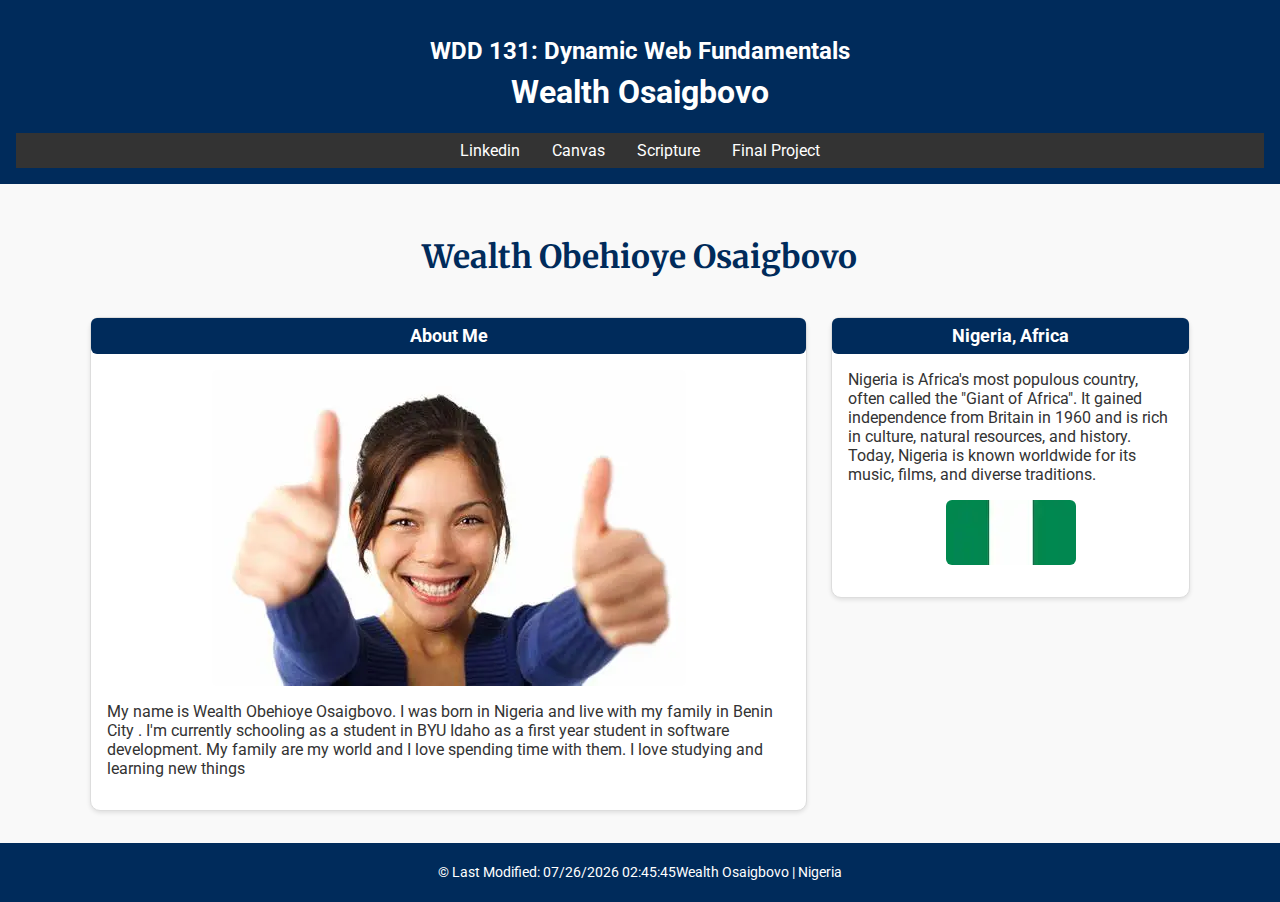
<file: index.html>
<!DOCTYPE html>
<html lang="en">

    <head>
        <meta charset="UTF-8">
        <meta name="viewport" content="width=device-width, initial-scale=1.0">
        <meta name="author" content="Wealth Obehioye Osaigbovo">
        <meta name="description" content="WDD 131 Home Page">
        <title>WDD 131 - Dynamic Web Fundamentals - Wealth Obehioye Osaigbovo</title>
        <link
            href="https://fonts.googleapis.com/css2?family=Merriweather:wght@400;700&family=Roboto:wght@400;700&display=swap"
            rel="stylesheet">
        <link rel="stylesheet" href="styles/base.css">
        <script src="scripts/getdates.js" defer></script>
    </head>

    <body>
        <header>
            <h1>
                <span id="course-title">WDD 131: Dynamic Web Fundamentals</span>
                <span class="highlight">Wealth Osaigbovo</span>
            </h1>
            <nav>
                <a href="https://www.linkedin.com">Linkedin</a>
                <a href="https://byupw.instructure.com/">Canvas</a>
                <a href="https://www.churchofjesuschrist.org/study/scriptures/nt/john/3.16?lang=eng">Scripture</a>
                <a href="final-project/">Final Project</a>
            </nav>
        </header>
        <main>
            <h1>Wealth Obehioye Osaigbovo</h1>
            <section class="card">
                <h2>About Me</h2>
                <img src="images/happy client.webp" alt="Profile">
                <p>My name is Wealth Obehioye Osaigbovo. I was born in Nigeria and live with my family in Benin City
                    . I'm currently schooling as a student in BYU Idaho as a first year student in software development.
                    My family are my world and I love spending time with them. I love studying and learning new things
                </p>
            </section>
            <section class="card">
                <h2>Nigeria, Africa</h2>
                <p>Nigeria is Africa's most populous country, often called the "Giant of Africa".
                    It gained independence from Britain in 1960 and is rich in culture, natural resources,
                    and history. Today, Nigeria is known worldwide for its music, films, and diverse traditions.</p>
                <img src="images/flagofnigeria.webp" alt="Official flag of Nigeria">
            </section>
        </main>

        <footer>
            <p> &copy; <span id="2025"></span>Wealth Osaigbovo | Nigeria </p>
            <p id="lastModified"></p>
        </footer>
    </body>

</html>
</file>
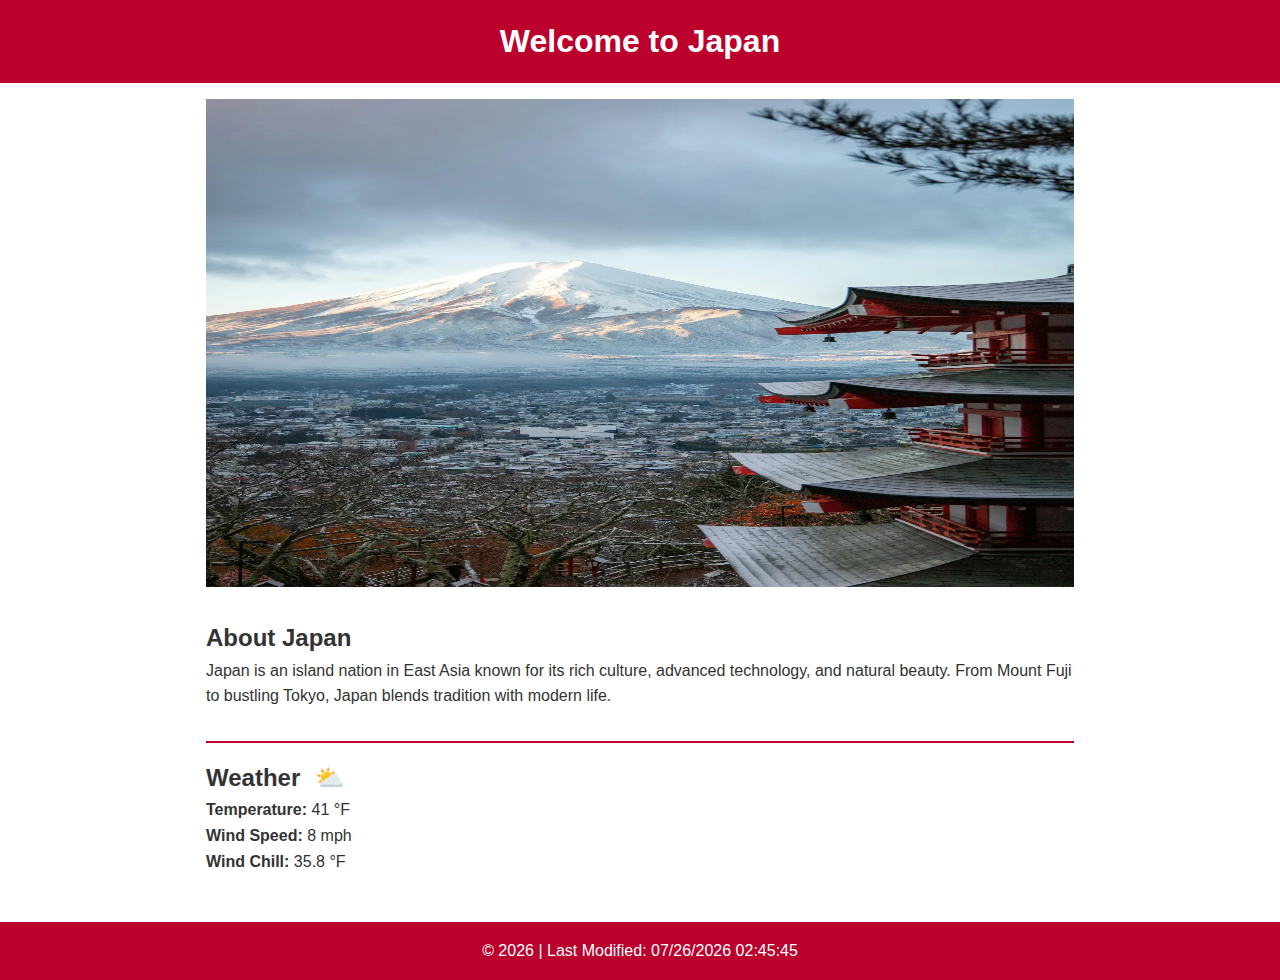
<file: place.html>
<!DOCTYPE html>
<html lang="en">

    <head>
        <meta charset="UTF-8">
        <meta name="viewport" content="width=device-width, initial-scale=1.0">
        <meta name="description" content="Discover Japan - culture, nature, and weather.">
        <meta name="author" content="Wealth Obehioye Osaigbovo">
        <title>Country Page</title>
        <link
            href="https://fonts.googleapis.com/css2?family=Merriweather:wght@400;700&family=Roboto:wght@400;700&display=swap"
            rel="stylesheet">
        <link rel="stylesheet" href="styles/place.css">
        <script src="scripts/place.js" defer></script>
    </head>

    <body>
        <header>
            <h1>Welcome to Japan</h1>
        </header>

        <main>
            <!-- Hero Section -->
            <section class="hero">
                <picture>
                    <source srcset="images/japan-hero-large.webp" media="(min-width: 800px)">
                    <source srcset="images/japan-hero-medium.webp" media="(min-width: 500px)">
                    <img src="images/japan-hero-small.webp" alt="Mount Fuji in Japan">
                </picture>
            </section>

            <!-- Info Section -->
            <section class="info">
                <h2>About Japan</h2>
                <p>Japan is an island nation in East Asia known for its rich culture, advanced technology, and natural
                    beauty. From Mount Fuji to bustling Tokyo, Japan blends tradition with modern life.</p>
            </section>

            <!-- Weather Section -->
            <section class="weather">
                <h2>Weather</h2>
                <div class="weather-icon-mobile">
                    <img src="images/weather-icon.svg" alt="Weather Icon">
                </div>
                <p><strong>Temperature:</strong> <span id="temperature">41</span> °F</p>
                <p><strong>Wind Speed:</strong> <span id="wind">8</span> mph</p>
                <p><strong>Wind Chill:</strong> <span id="windchill"></span></p>
            </section>
        </main>

        <footer>
            <p>&copy; <span id="year"></span> | Last Modified: <span id="lastModified"></span></p>
        </footer>
    </body>

</html>
</file>
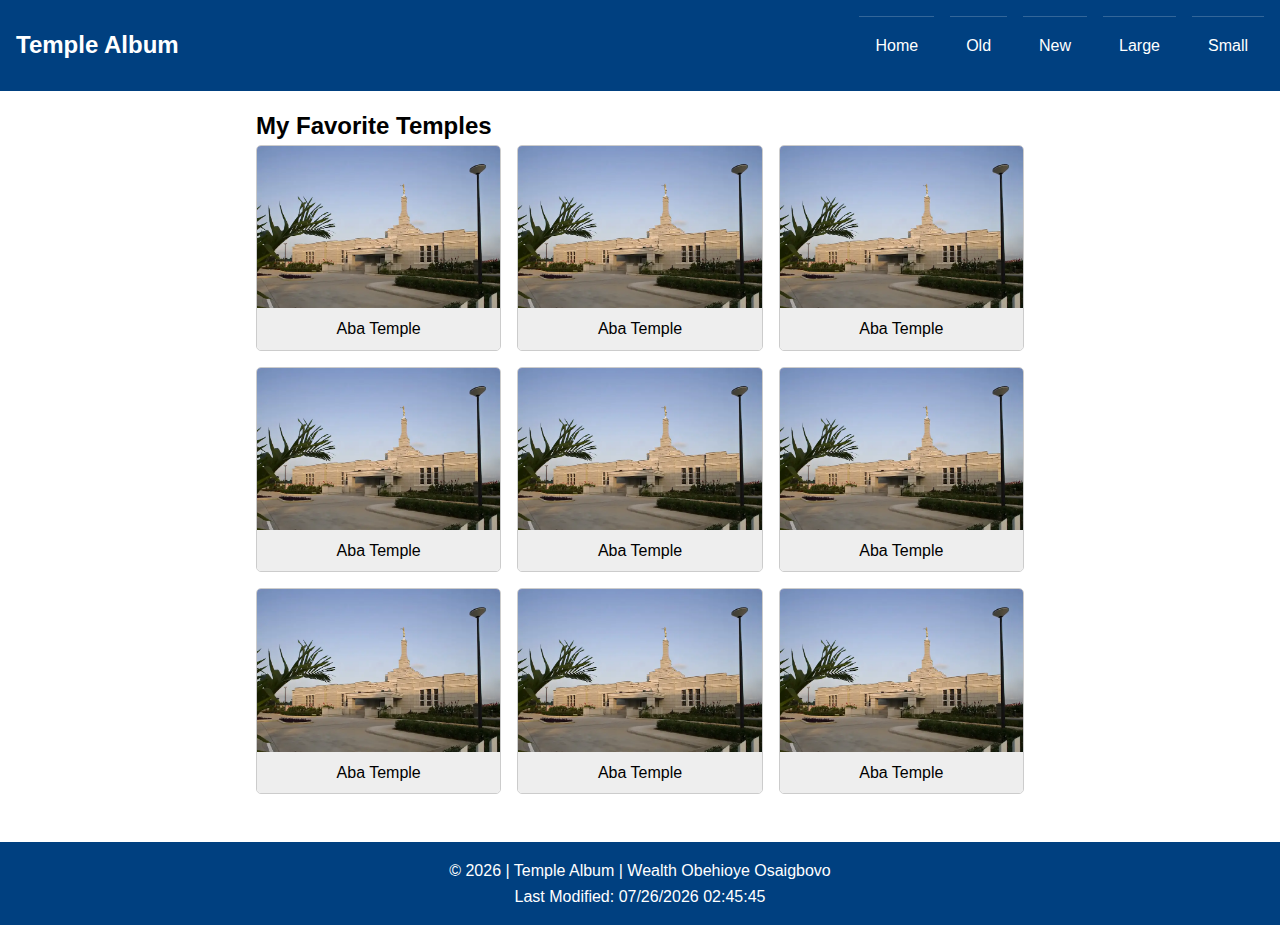
<file: temples.html>
<!DOCTYPE html>
<html lang="en">
    <head>
        <meta charset="UTF-8">
        <meta name="viewport" content="width=device-width, initial-scale=1.0">
        <meta name="description" content="Temple Album">
        <meta name="author" content="Wealth Obehioye Osaigbovo">
        <title>Temple Album</title>
        <link rel="stylesheet" href="styles/temples.css">
        <link rel="stylesheet" href="styles/temples-large.css">
        <script src="scripts/temples.js" defer></script>
    </head>
    <body>
        <header>
            <h1>Temple Album</h1>
            <button id="menu" aria-label="Menu">☰</button>
            <nav class="hidden">
                <a href="index.html">Home</a>
                <a href="#">Old</a>
                <a href="#">New</a>
                <a href="#">Large</a>
                <a href="#">Small</a>
            </nav>
        </header>
        <main>
            <h2>My Favorite Temples</h2>
            <section class="gallery">
                <figure>
                    <img src="images/temples.webp" alt="Aba Temple" width="800" height="533" loading="lazy">
                    <figcaption>Aba Temple</figcaption>
                </figure>
                <figure>
                    <img src="images/temples.webp" alt="Aba Temple" width="800" height="533" loading="lazy">
                    <figcaption>Aba Temple</figcaption>
                </figure>
                <figure>
                    <img src="images/temples.webp" alt="Aba Temple" width="800" height="533" loading="lazy">
                    <figcaption>Aba Temple</figcaption>
                </figure>
                <figure>
                    <img src="images/temples.webp" alt="Aba Temple" width="800" height="533" loading="lazy">
                    <figcaption>Aba Temple</figcaption>
                </figure>
                <figure>
                    <img src="images/temples.webp" alt="Aba Temple" width="800" height="533" loading="lazy">
                    <figcaption>Aba Temple</figcaption>
                </figure>
                <figure>
                    <img src="images/temples.webp" alt="Aba Temple" width="800" height="533" loading="lazy">
                    <figcaption>Aba Temple</figcaption>
                </figure>
                <figure>
                    <img src="images/temples.webp" alt="Aba Temple" width="800" height="533" loading="lazy">
                    <figcaption>Aba Temple</figcaption>
                </figure>
                <figure>
                    <img src="images/temples.webp" alt="Aba Temple" width="800" height="533" loading="lazy">
                    <figcaption>Aba Temple</figcaption>
                </figure>
                <figure>
                    <img src="images/temples.webp" alt="Aba Temple" width="800" height="533" loading="lazy">
                    <figcaption>Aba Temple</figcaption>
                </figure>
            </section>
        </main>
        <footer>
            <p>&copy; <span id="year"></span> | Temple Album | Wealth Obehioye Osaigbovo</p>
            <p>Last Modified: <span id="lastModified"></span></p>
        </footer>
    </body>

</html>
</file>
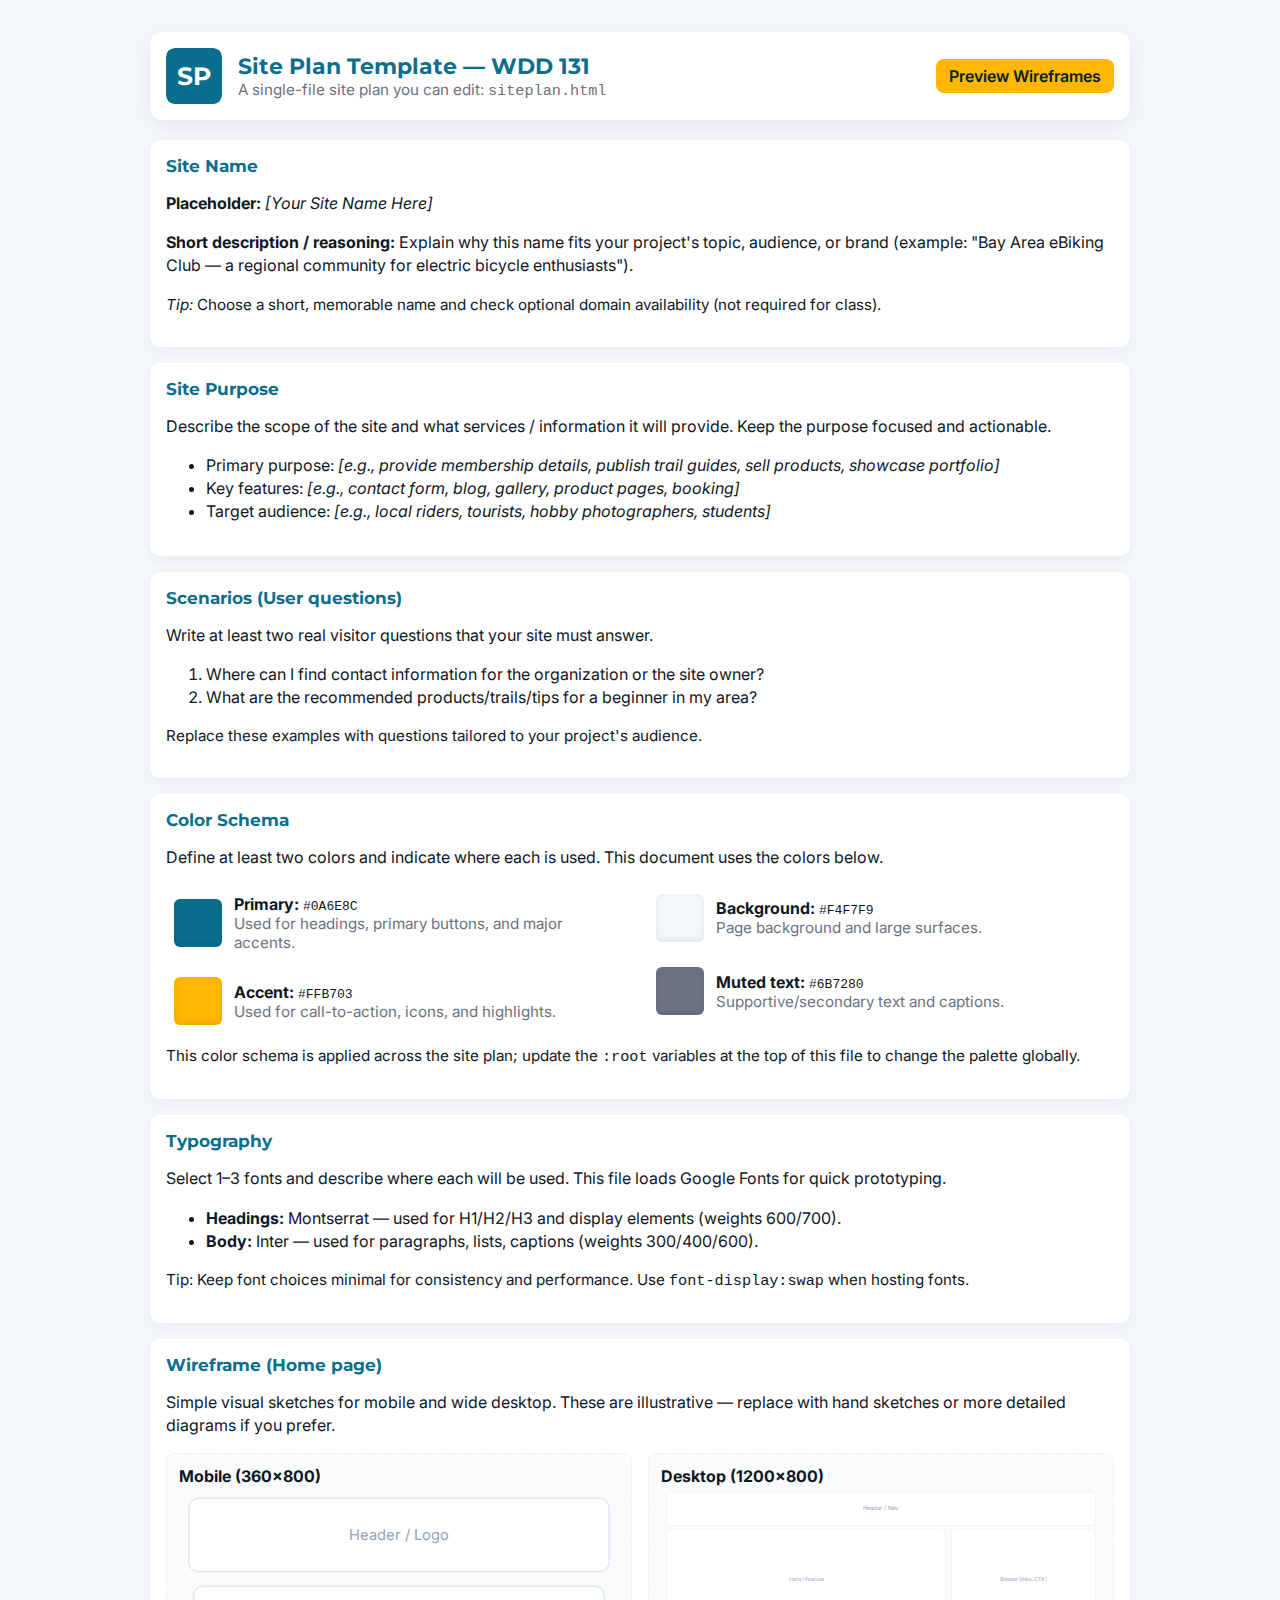
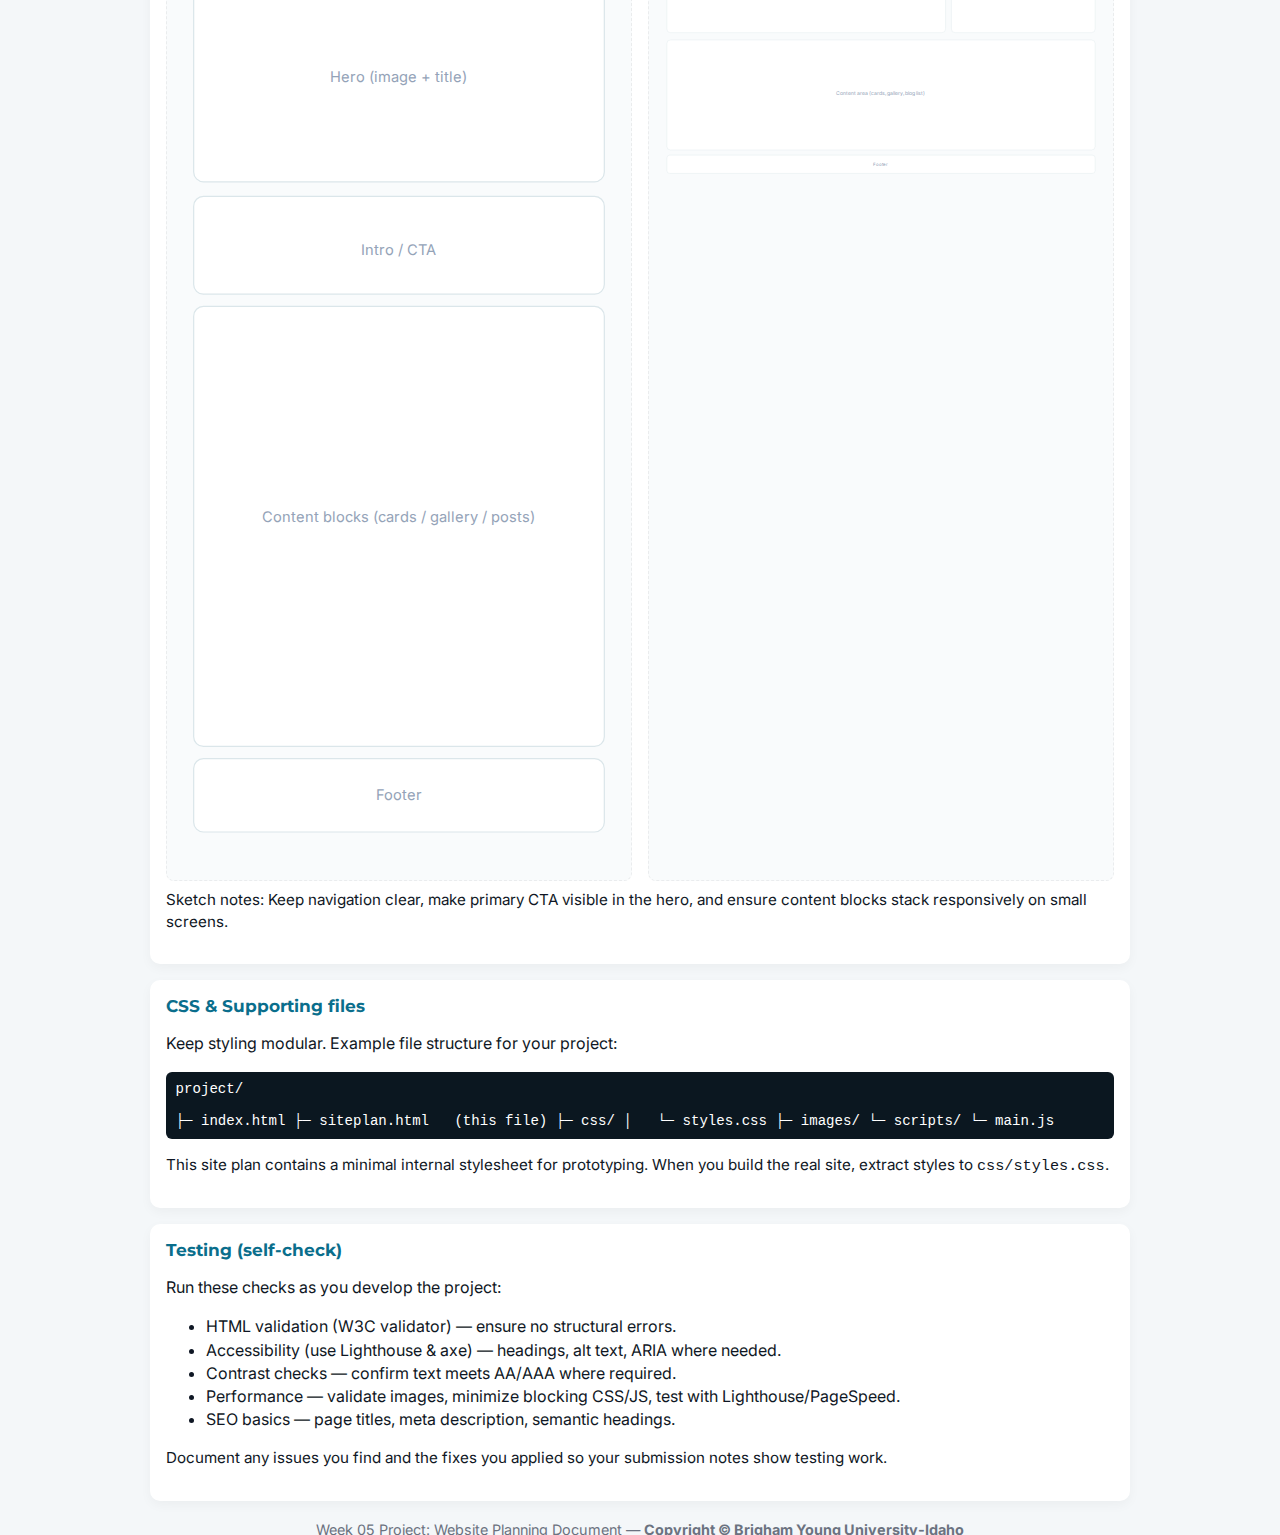
<file: Project/siteplan.html>
<!doctype html>

<html lang="en">

    <head>
        <meta charset="utf-8">
        <meta name="viewport" content="width=device-width,initial-scale=1">
        <title>Site Plan — WDD 131</title> <!-- Google Fonts (headings + body) -->
        <link
            href="https://fonts.googleapis.com/css2?family=Montserrat:wght@600;700&family=Inter:wght@300;400;600&display=swap"
            rel="stylesheet">
        <style>
            /* COLOR SCHEME apply these to the document */
            :root {
                --primary: #0A6E8C;
                /* used for headings, accents */
                --accent: #FFB703;
                /* used for call-to-action, highlights */
                --bg: #F4F7F9;
                /* page background */
                --card: #FFFFFF;
                /* cards / paper */
                --muted: #6B7280;
                /* secondary text */
            }

            /* Basic layout & typography */
            html,
            body {
                height: 100%;
            }

            body {
                margin: 0;
                padding: 2rem;
                font-family: 'Inter', system-ui, -apple-system, 'Segoe UI', Roboto, 'Helvetica Neue', Arial;
                background: var(--bg);
                color: #0F1724;
                -webkit-font-smoothing: antialiased;
                -moz-osx-font-smoothing: grayscale;
            }

            .container {
                max-width: 980px;
                margin: 0 auto;
            }

            header {
                display: flex;
                gap: 1rem;
                align-items: center;
                margin-bottom: 1.25rem;
                background: var(--card);
                padding: 1rem;
                border-radius: 12px;
                box-shadow: 0 6px 18px rgba(2, 6, 23, 0.06)
            }

            /* logo */
            .logo {
                display: flex;
                align-items: center;
                gap: .75rem
            }

            .logo svg {
                width: 56px;
                height: 56px;
                border-radius: 8px
            }

            h1 {
                font-family: 'Montserrat', system-ui;
                font-weight: 700;
                color: var(--primary);
                margin: 0;
                font-size: 1.4rem
            }

            .subtitle {
                color: var(--muted);
                font-size: 0.95rem
            }

            section.card {
                background: var(--card);
                padding: 1rem;
                border-radius: 10px;
                margin-top: 1rem;
                box-shadow: 0 4px 12px rgba(2, 6, 23, 0.04)
            }

            section.card h2 {
                margin-top: 0;
                font-family: 'Montserrat', system-ui;
                color: var(--primary);
                font-size: 1.05rem
            }

            section.card p,
            section.card li {
                color: #0F1724;
                line-height: 1.45
            }

            .two-col {
                display: grid;
                grid-template-columns: 1fr 1fr;
                gap: 1rem
            }

            .swatch {
                display: flex;
                align-items: center;
                gap: 0.75rem;
                padding: .5rem;
                border-radius: 8px
            }

            .swatch .box {
                width: 48px;
                height: 48px;
                border-radius: 6px;
                flex-shrink: 0;
                box-shadow: inset 0 -2px 6px rgba(0, 0, 0, 0.08)
            }

            .muted {
                color: var(--muted);
                font-size: 0.95rem
            }

            /* Wireframe visuals */
            .wireframes {
                display: flex;
                gap: 1rem;
                flex-wrap: wrap
            }

            .wf {
                flex: 1;
                min-width: 240px;
                background: #F9FBFC;
                border-radius: 8px;
                padding: 0.75rem;
                border: 1px dashed rgba(11, 14, 18, 0.06)
            }

            .wf svg {
                width: 100%;
                height: auto
            }

            footer {
                margin-top: 1.25rem;
                text-align: center;
                color: var(--muted);
                font-size: 0.9rem
            }

            /* Small helper */
            pre {
                background: #0b1720;
                color: #fff;
                padding: .6rem;
                border-radius: 6px;
                overflow: auto;
                font-size: 0.88rem
            }

            .cta {
                display: inline-block;
                padding: .45rem .8rem;
                border-radius: 8px;
                background: var(--accent);
                color: #072227;
                font-weight: 600;
                text-decoration: none
            }

            /* Responsive */
            @media (max-width:720px) {
                .two-col {
                    grid-template-columns: 1fr
                }

                header {
                    flex-direction: row
                }
            }
        </style>
    </head>

    <body>
        <div class="container">
            <header>
                <div class="logo" aria-hidden="true">
                    <!-- simple inline SVG logo so your siteplan file is self-contained -->
                    <svg viewBox="0 0 100 100" xmlns="http://www.w3.org/2000/svg" role="img"
                        aria-label="Site plan logo">
                        <rect width="100" height="100" rx="16" fill="var(--primary)" />
                        <text x="50%" y="54%" font-family="Montserrat, sans-serif" font-size="44" font-weight="700"
                            fill="white" text-anchor="middle" dominant-baseline="middle">SP</text>
                    </svg>
                </div>
                <div>
                    <h1>Site Plan Template — WDD 131</h1>
                    <div class="subtitle">A single-file site plan you can edit: <code>siteplan.html</code></div>
                </div>

                <div style="margin-left:auto">
                    <a class="cta" href="#wireframe">Preview Wireframes</a>
                </div>
            </header>

            <!-- SITE NAME -->
            <section class="card" id="site-name">
                <h2>Site Name</h2>
                <p><strong>Placeholder:</strong> <em>[Your Site Name Here]</em></p>
                <p><strong>Short description / reasoning:</strong> Explain why this name fits your project's topic,
                    audience, or brand (example: "Bay Area eBiking Club — a regional community for electric bicycle
                    enthusiasts").</p>
                <p class="muted"><em>Tip:</em> Choose a short, memorable name and check optional domain availability
                    (not required for class).</p>
            </section>

            <!-- PURPOSE -->
            <section class="card" id="purpose">
                <h2>Site Purpose</h2>
                <p>Describe the scope of the site and what services / information it will provide. Keep the purpose
                    focused and actionable.</p>
                <ul>
                    <li>Primary purpose: <em>[e.g., provide membership details, publish trail guides, sell products,
                            showcase portfolio]</em></li>
                    <li>Key features: <em>[e.g., contact form, blog, gallery, product pages, booking]</em></li>
                    <li>Target audience: <em>[e.g., local riders, tourists, hobby photographers, students]</em></li>
                </ul>
            </section>

            <!-- SCENARIOS -->
            <section class="card" id="scenarios">
                <h2>Scenarios (User questions)</h2>
                <p>Write at least two real visitor questions that your site must answer.</p>
                <ol>
                    <li>Where can I find contact information for the organization or the site owner?</li>
                    <li>What are the recommended products/trails/tips for a beginner in my area?</li>
                </ol>
                <p class="muted">Replace these examples with questions tailored to your project's audience.</p>
            </section>

            <!-- COLOR SCHEMA -->
            <section class="card" id="colors">
                <h2>Color Schema</h2>
                <p>Define at least two colors and indicate where each is used. This document uses the colors below.</p>

                <div class="two-col">
                    <div>
                        <div class="swatch" style="background:#fff">
                            <div class="box" style="background:var(--primary)"></div>
                            <div>
                                <div><strong>Primary:</strong> <code>#0A6E8C</code></div>
                                <div class="muted">Used for headings, primary buttons, and major accents.</div>
                            </div>
                        </div>

                        <div style="height:.6rem"></div>

                        <div class="swatch" style="background:#fff">
                            <div class="box" style="background:var(--accent)"></div>
                            <div>
                                <div><strong>Accent:</strong> <code>#FFB703</code></div>
                                <div class="muted">Used for call-to-action, icons, and highlights.</div>
                            </div>
                        </div>
                    </div>

                    <div>
                        <div class="swatch" style="background:#fff">
                            <div class="box" style="background:var(--bg)"></div>
                            <div>
                                <div><strong>Background:</strong> <code>#F4F7F9</code></div>
                                <div class="muted">Page background and large surfaces.</div>
                            </div>
                        </div>

                        <div style="height:.6rem"></div>

                        <div class="swatch" style="background:#fff">
                            <div class="box" style="background:var(--muted)"></div>
                            <div>
                                <div><strong>Muted text:</strong> <code>#6B7280</code></div>
                                <div class="muted">Supportive/secondary text and captions.</div>
                            </div>
                        </div>
                    </div>
                </div>

                <p class="muted" style="margin-top:.75rem">This color schema is applied across the site plan; update the
                    <code>:root</code> variables at the top of this file to change the palette globally.</p>
            </section>

            <!-- TYPOGRAPHY -->
            <section class="card" id="typography">
                <h2>Typography</h2>
                <p>Select 1–3 fonts and describe where each will be used. This file loads Google Fonts for quick
                    prototyping.</p>
                <ul>
                    <li><strong>Headings:</strong> Montserrat — used for H1/H2/H3 and display elements (weights
                        600/700).</li>
                    <li><strong>Body:</strong> Inter — used for paragraphs, lists, captions (weights 300/400/600).</li>
                </ul>
                <p class="muted">Tip: Keep font choices minimal for consistency and performance. Use
                    <code>font-display:swap</code> when hosting fonts.</p>
            </section>

            <!-- WIREFRAME -->
            <section class="card" id="wireframe">
                <h2>Wireframe (Home page)</h2>
                <p>Simple visual sketches for mobile and wide desktop. These are illustrative — replace with hand
                    sketches or more detailed diagrams if you prefer.</p>

                <div class="wireframes">
                    <!-- Mobile wireframe -->
                    <div class="wf" aria-hidden="true">
                        <strong>Mobile (360×800)</strong>
                        <svg viewBox="0 0 360 800" xmlns="http://www.w3.org/2000/svg" role="img"
                            aria-label="mobile wireframe">
                            <rect x="8" y="10" width="344" height="60" rx="8" fill="#fff" stroke="#dbe6ea" />
                            <text x="180" y="44" text-anchor="middle" font-size="12" fill="#94a3b8">Header / Logo</text>

                            <rect x="12" y="82" width="336" height="160" rx="8" fill="#fff" stroke="#dbe6ea" />
                            <text x="180" y="160" text-anchor="middle" font-size="12" fill="#94a3b8">Hero (image +
                                title)</text>

                            <rect x="12" y="254" width="336" height="80" rx="8" fill="#fff" stroke="#dbe6ea" />
                            <text x="180" y="302" text-anchor="middle" font-size="12" fill="#94a3b8">Intro / CTA</text>

                            <rect x="12" y="344" width="336" height="360" rx="8" fill="#fff" stroke="#dbe6ea" />
                            <text x="180" y="520" text-anchor="middle" font-size="12" fill="#94a3b8">Content blocks
                                (cards / gallery / posts)</text>

                            <rect x="12" y="714" width="336" height="60" rx="8" fill="#fff" stroke="#dbe6ea" />
                            <text x="180" y="748" text-anchor="middle" font-size="12" fill="#94a3b8">Footer</text>
                        </svg>
                    </div>

                    <!-- Desktop wireframe -->
                    <div class="wf" aria-hidden="true">
                        <strong>Desktop (1200×800)</strong>
                        <svg viewBox="0 0 1200 800" xmlns="http://www.w3.org/2000/svg" role="img"
                            aria-label="desktop wireframe">
                            <rect x="16" y="16" width="1168" height="92" rx="10" fill="#fff" stroke="#dbe6ea" />
                            <text x="600" y="66" text-anchor="middle" font-size="16" fill="#94a3b8">Header / Nav</text>

                            <rect x="16" y="120" width="760" height="280" rx="10" fill="#fff" stroke="#dbe6ea" />
                            <text x="396" y="260" text-anchor="middle" font-size="14" fill="#94a3b8">Hero /
                                Feature</text>

                            <rect x="792" y="120" width="392" height="280" rx="10" fill="#fff" stroke="#dbe6ea" />
                            <text x="988" y="260" text-anchor="middle" font-size="14" fill="#94a3b8">Sidebar (links,
                                CTA)</text>

                            <rect x="16" y="420" width="1168" height="300" rx="10" fill="#fff" stroke="#dbe6ea" />
                            <text x="600" y="570" text-anchor="middle" font-size="14" fill="#94a3b8">Content area
                                (cards, gallery, blog list)</text>

                            <rect x="16" y="734" width="1168" height="50" rx="8" fill="#fff" stroke="#dbe6ea" />
                            <text x="600" y="764" text-anchor="middle" font-size="12" fill="#94a3b8">Footer</text>
                        </svg>
                    </div>
                </div>

                <p class="muted" style="margin-top:.5rem">Sketch notes: Keep navigation clear, make primary CTA visible
                    in the hero, and ensure content blocks stack responsively on small screens.</p>
            </section>

            <!-- CSS / Files -->
            <section class="card" id="css">
                <h2>CSS & Supporting files</h2>
                <p>Keep styling modular. Example file structure for your project:</p>
                <pre>project/

├─ index.html ├─ siteplan.html   (this file) ├─ css/ │   └─ styles.css ├─ images/ └─ scripts/ └─ main.js </pre>
                <p class="muted">This site plan contains a minimal internal stylesheet for prototyping. When you build
                    the real site, extract styles to <code>css/styles.css</code>.</p>
            </section>

            <!-- TESTING -->
            <section class="card" id="testing">
                <h2>Testing (self-check)</h2>
                <p>Run these checks as you develop the project:</p>
                <ul>
                    <li>HTML validation (W3C validator) — ensure no structural errors.</li>
                    <li>Accessibility (use Lighthouse &amp; axe) — headings, alt text, ARIA where needed.</li>
                    <li>Contrast checks — confirm text meets AA/AAA where required.</li>
                    <li>Performance — validate images, minimize blocking CSS/JS, test with Lighthouse/PageSpeed.</li>
                    <li>SEO basics — page titles, meta description, semantic headings.</li>
                </ul>
                <p class="muted">Document any issues you find and the fixes you applied so your submission notes show
                    testing work.</p>
            </section>

            <footer>
                Week 05 Project: Website Planning Document — <strong>Copyright © Brigham Young University‑Idaho</strong>
            </footer>

        </div>
    </body>

</html>
</file>
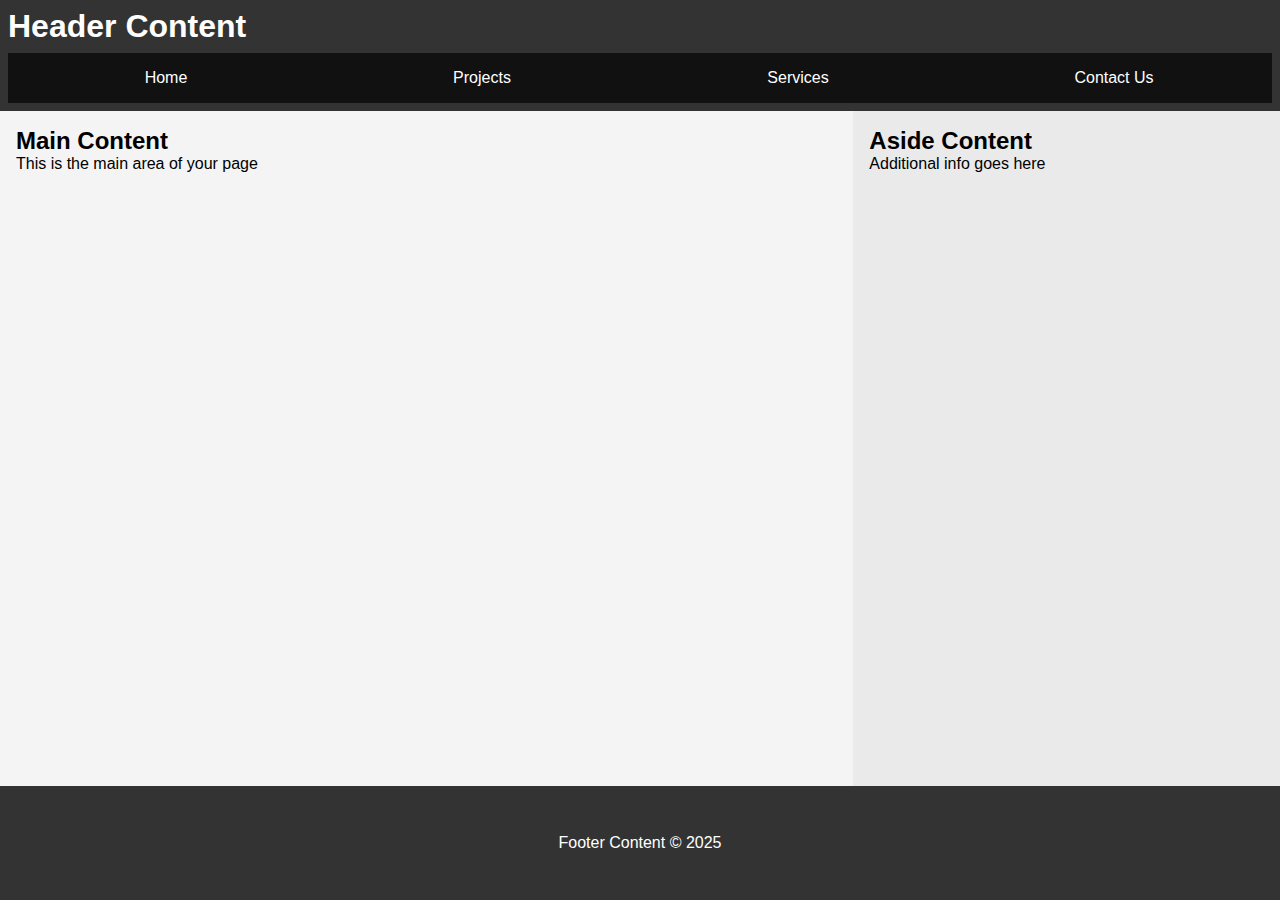
<file: week01/basic-layout.html>
<!DOCTYPE html>
<html lang="en">

    <head>
        <meta charset="UTF-8">
        <meta name="viewport" content="width=device-width, initial-scale=1.0">
        <title>Wealth Osaigbovo - WDD 131</title>
        <link rel="stylesheet" href="styles/layout.css">
    </head>

    <body>
        <header>
            <h1>Header Content</h1>
            <nav>
                <ul>
                    <li><a href="#">Home</a></li>
                    <li><a href="#">Projects</a></li>
                    <li><a href="#">Services</a></li>
                    <li><a href="#">Contact Us</a></li>
                </ul>
            </nav>
        </header>

        <main>
            <h2>Main Content</h2>
            <p>This is the main area of your page</p>
        </main>
        <aside>
            <h2>Aside Content</h2>
            <p>Additional info goes here</p>
        </aside>
        <footer>
            <p>Footer Content &copy; 2025</p>
        </footer>
    </body>

</html>
</file>
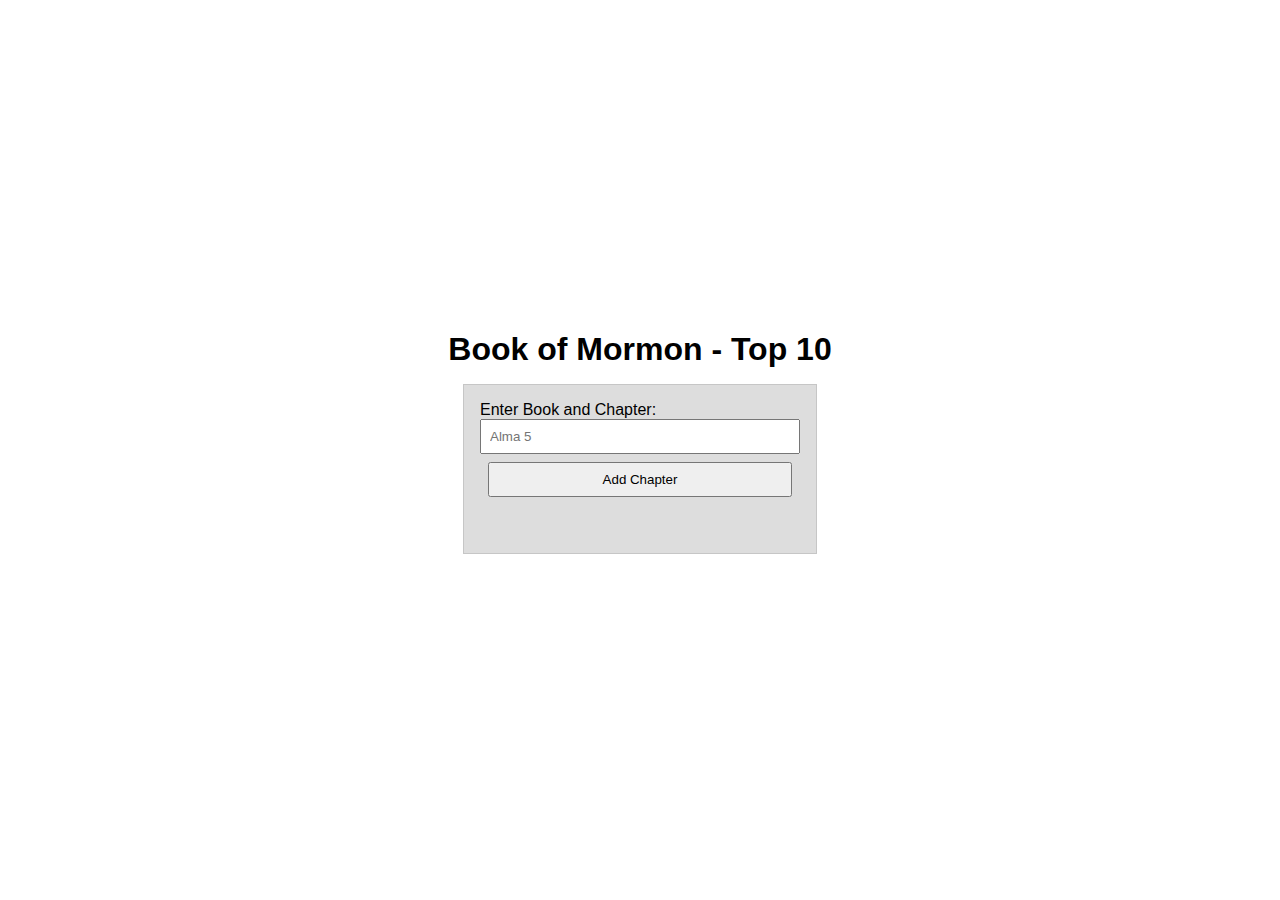
<file: week02/bom.html>
<!DOCTYPE html>
<html lang="en">
<head>
    <meta charset="UTF-8">
    <meta name="viewport" content="width=device-width, initial-scale=1.0">
    <title>Document</title>
    <link rel="stylesheet" href="styles/styles.css">
</head>
<body>
    <h1>Book of Mormon - Top 10</h1>
    <main>
        <label for="favchap">Enter Book and Chapter: </label>
        <input type="text" id="favchap" placeholder="Alma 5">
        <button type="submit">Add Chapter</button>
        <ul id="list"></ul>
    </main>
    <script src="scripts/bom.js"></script>
</body>
</html>
</file>
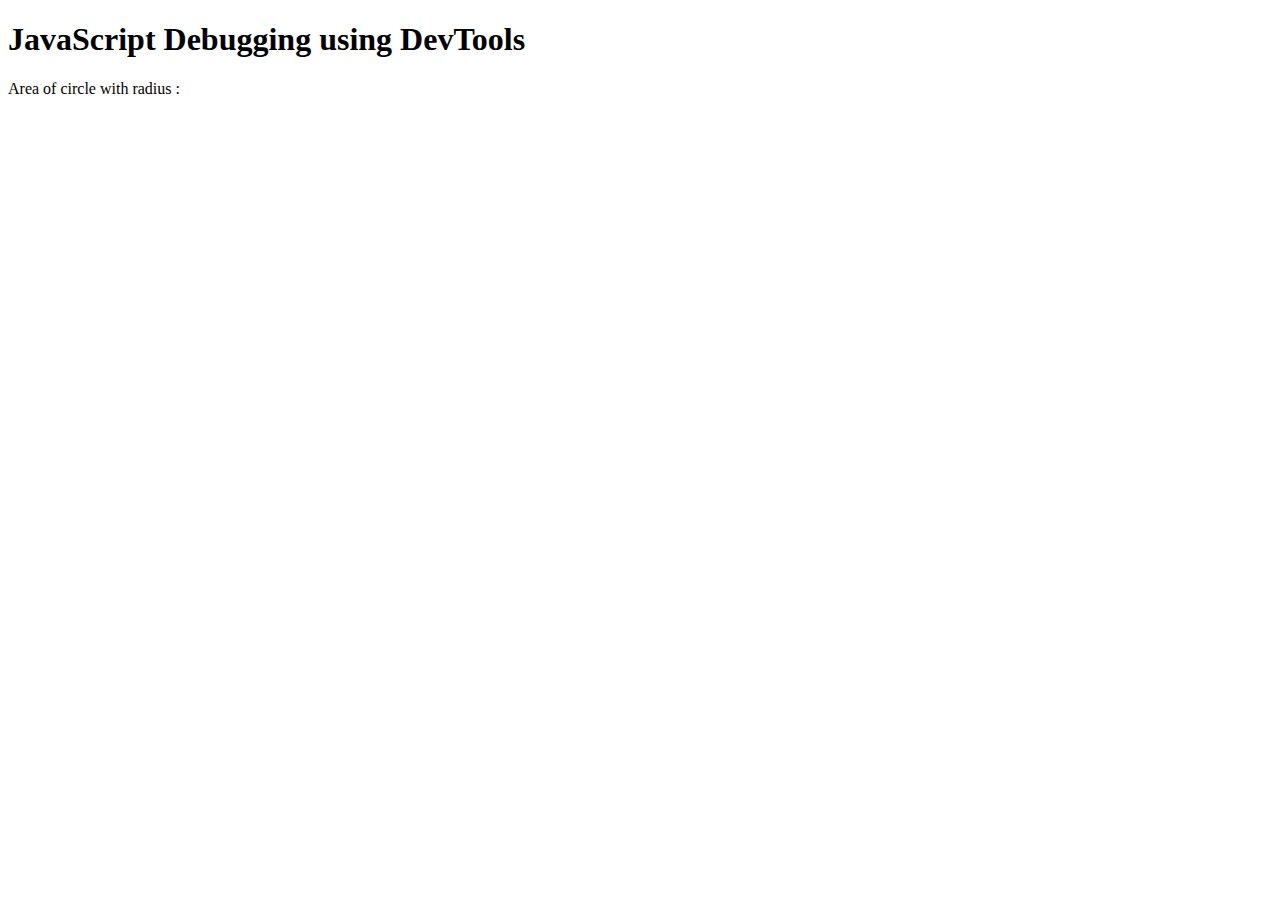
<file: week02/debugging.html>
<!DOCTYPE html>
<html lang="en">
<head>
    <meta charset="UTF-8">
    <meta name="viewport" content="width=device-width, initial-scale=1.0">
    <title>Document</title>
</head>
<body>
    <h1>JavaScript Debugging using DevTools</h1>
    <p>Area of circle with radius <span id="radius"></span>: <span id="area"></span></p>
</body>
</html>
</file>
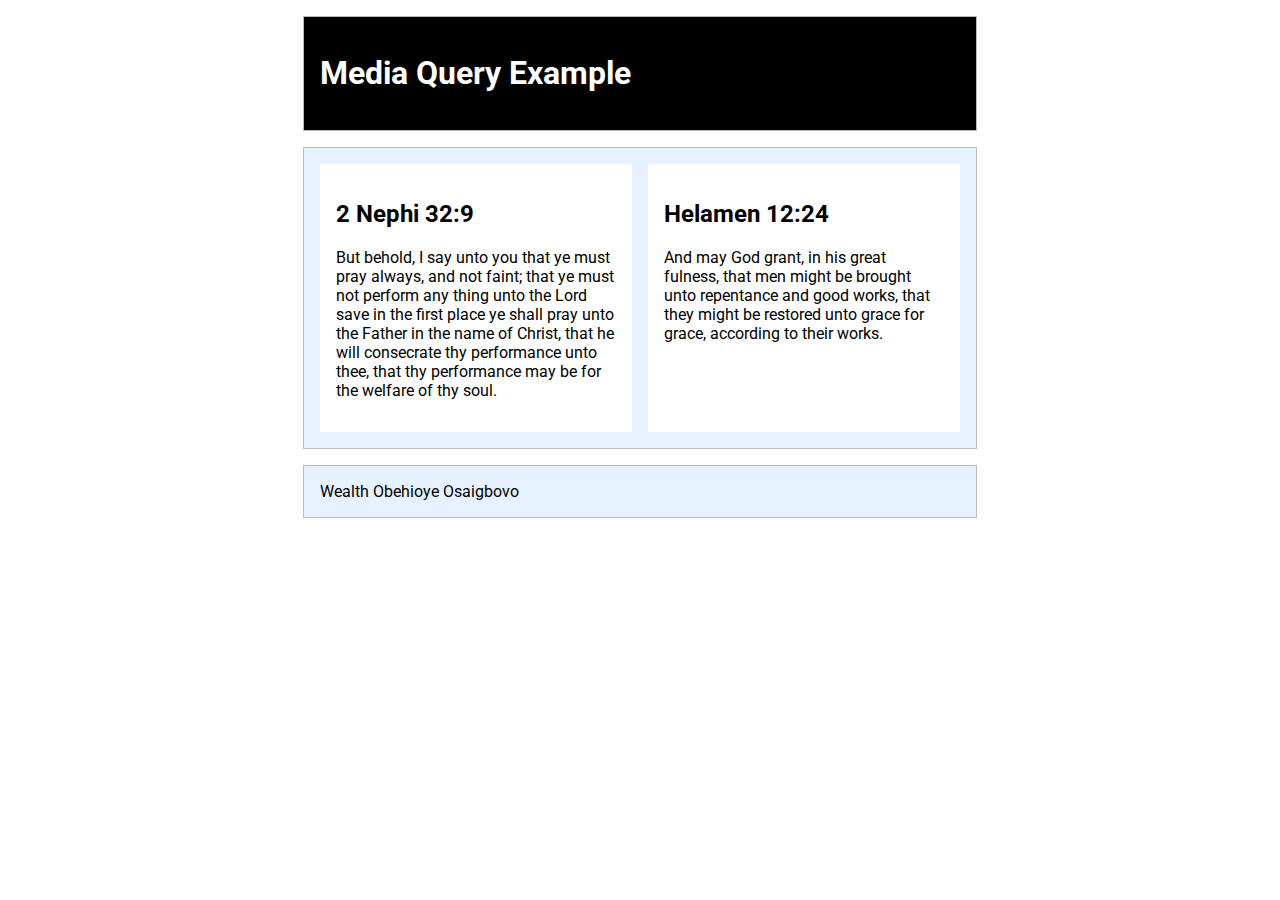
<file: week02/media-query.html>
<!DOCTYPE html>
<html lang="en">
<head>
    <meta charset="UTF-8">
    <meta name="viewport" content="width=device-width, initial-scale=1.0">
    <title>WDD 131 - Media Query Example</title>
    <meta name="description" content="Media query learning activity example page.">
    <meta name="author" content="Wealth Obehioye Osaigbovo">
    <link rel="preconnect" href="https://fonts.googleapis.com">
    <link rel="preconnect" href="https://fonts.gsatic.com" crossorigin>
    <link href="https://fonts.googleapis.com/css2?family=Roboto&display=swap" rel="stylesheet">
    <link rel="stylesheet" href="styles/media-query.css">
    <link rel="stylesheet" href="styles/media-query-large.css">
</head>
<body>
    <header>
        <h1>Media Query Example</h1>
    </header>
    <main>
        <section>
            <h2>2 Nephi 32:9</h2>
            <p>But behold, I say unto you that ye must pray always, and not faint; that
                 ye must not perform any thing unto the Lord save in the first place ye
                  shall pray unto the Father in the name of Christ, that he will consecrate thy 
                  performance unto thee, that thy performance may be for the welfare of thy soul.</p>
        </section>
        <section>
            <h2>Helamen 12:24</h2>
            <p>And may God grant, in his great fulness, that men might be brought unto repentance
                 and good works, that they might be restored unto grace for grace, according to their works.</p>
        </section>
    </main>
    <footer>
        Wealth Obehioye Osaigbovo
    </footer>
</body>
</html>
</file>
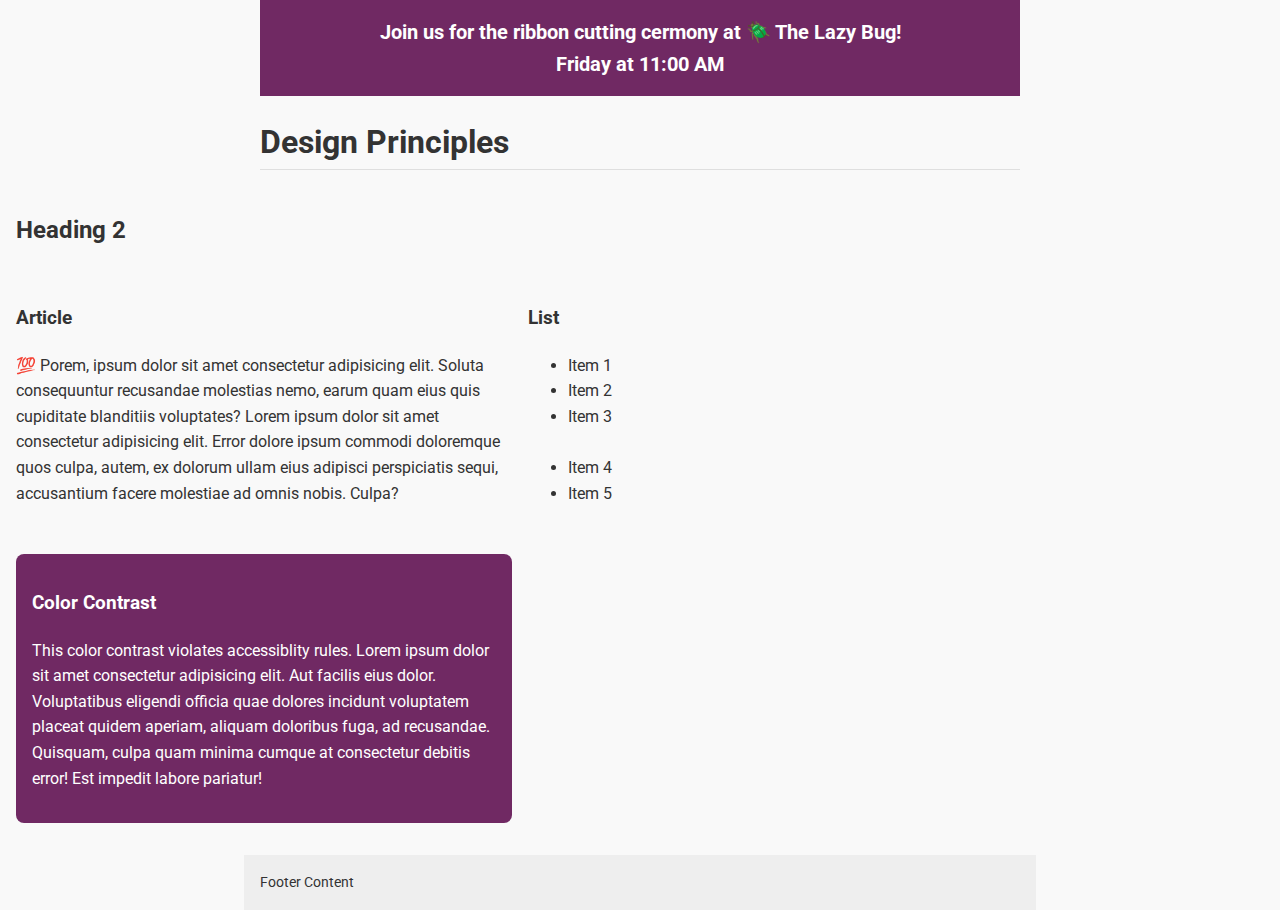
<file: week03/design.html>
<!DOCTYPE html>
<html lang="en">

    <head>
        <meta charset="UTF-8">
        <meta name="viewport" content="width=device-width, initial-scale=1.0">
        <title>WDD 131 | Week 03 Design Principles</title>
        <link
            href="https://fonts.googleapis.com/css2?family=Merriweather:wght@400;700&family=Roboto:wght@400;700&display=swap"
            rel="stylesheet">

        <link rel="stylesheet" href="styles/design.css">
    </head>

    <body>
        <header>
            <div class="banner"> Join us for the ribbon cutting cermony at 🪲 The Lazy
                Bug!<br>Friday at 11:00 AM</div>
            <h1>Design Principles</h1>
        </header>
        <main>
            <h2>Heading 2</h2>
            <section>
                <h3>Article</h3>
                <article>
                    <p>💯 Porem, ipsum dolor sit amet consectetur adipisicing elit. Soluta consequuntur recusandae
                        molestias
                        nemo, earum quam eius quis cupiditate blanditiis voluptates? Lorem ipsum dolor sit amet
                        consectetur
                        adipisicing elit. Error dolore ipsum commodi doloremque quos culpa, autem, ex dolorum ullam eius
                        adipisci perspiciatis sequi, accusantium facere molestiae ad omnis nobis. Culpa?</p>
                </article>
            </section>
            <section>
                <h3>List</h3>
                <ul>
                    <li>Item 1</li>
                    <li>Item 2</li>
                    <li>Item 3<br><br></li>
                    <li>Item 4</li>
                    <li>Item 5</li>
                </ul>
            </section>
            <div class="callout">
                <h3>Color Contrast</h3>
                <p>This color contrast violates accessiblity rules. Lorem ipsum dolor sit amet consectetur adipisicing
                    elit. Aut
                    facilis eius dolor. Voluptatibus eligendi officia quae dolores incidunt voluptatem placeat quidem
                    aperiam,
                    aliquam doloribus fuga, ad recusandae. Quisquam, culpa quam minima cumque at consectetur debitis
                    error! Est
                    impedit labore pariatur!</p>
            </div>
        </main>
        <footer>
            Footer Content
        </footer>

    </body>

</html>
</file>
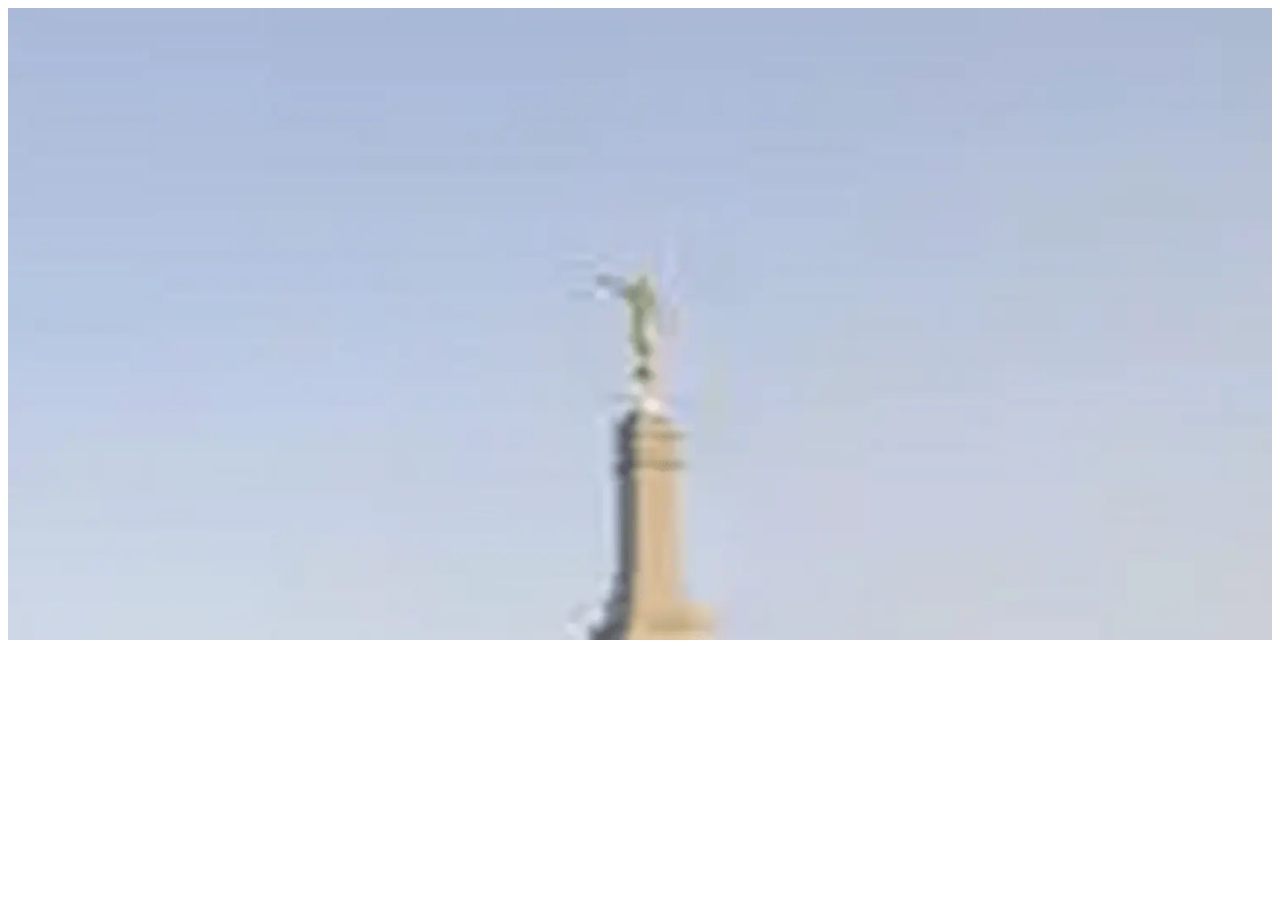
<file: week03/responsive-images.html>
<!DOCTYPE html>
<html lang="en">
<head>
    <meta charset="UTF-8">
    <meta name="viewport" content="width=device-width, initial-scale=1.0">
    <title>Responsive Images</title>
    <link rel="stylesheet" href="styles/responsive-images.css">
</head>
<body>
    <main>
        <div class="hero">
            <picture>
                <source srcset="images/hero-large.webp" media="(min-width: 1000px)">
                <source srcset="images/hero-medium.webp" media="(min-width: 500px)">
                <img src="images/hero-small.webp" alt="Aba Temple at Aba" width="500" height="250">
            </picture>
        </div>
    </main>
</body>
</html>
</file>
<file: styles/base.css>
@import url("https://fonts.googleapis.com/css2?family=Roboto:wght@400;700&family=Merriweather:wght@400;700&display=swap");

body {
    font-family: 'Roboto', sans-serif;
    background-color: #f9f9f9;
    color: #333;
    margin: 0;
    padding: 0;
}

/* ===== HEADER ===== */
header {
    background-color: #002b5b;
    color: white;
    padding: 1rem;
    text-align: center;
}

#course-title {
    display: block;
    font-size: 1.5rem;
    font-weight: bold;
    margin-bottom: 0.5rem;
}

nav {
    display: flex;
    justify-content: center;
    background-color: #333;
}

nav a {
    color: white;
    text-decoration: none;
    padding: 0.5rem 1rem;
    transition: background-color 0.3s;
}

nav a:hover {
    background-color: #f4d03f;
    color: #333;
}

/* ===== MAIN LAYOUT ===== */
main {
    max-width: 1100px;
    margin: 2rem auto;
    display: grid;
    grid-template-columns: 2fr 1fr;
    /* left wide, right narrow */
    gap: 1.5rem;
    padding: 0 1rem;
    align-items: start;
}

main h1 {
    grid-column: 1 / -1;
    margin-bottom: 1rem;
    font-family: 'Merriweather', serif;
    font-size: 2rem;
    color: #002b5b;
    text-align: center;
}

/* ===== CARD STYLE ===== */
.card {
    background: white;
    border-radius: 10px;
    border: 1px solid #ddd;
    padding: 1rem;
    box-shadow: 0 2px 4px rgba(0, 0, 0, 0.1);
}

.card h2 {
    background-color: #002b5b;
    color: white;
    padding: 0.5rem;
    border-radius: 6px;
    margin: -1rem -1rem 1rem -1rem;
    /* spans full card width */
    font-size: 1.1rem;
    text-align: center;
}

.card img {
    max-width: 100%;
    display: block;
    margin: 1rem auto;
    border-radius: 6px;
}

.card ul {
    list-style-type: none;
    padding-left: 0;
    margin: 0;
}

.card li {
    margin: 0.5rem 0;
}

.card a {
    color: #002b5b;
    text-decoration: none;
    font-weight: 500;
    font-size: 0.95rem;
}

.card a:hover {
    text-decoration: underline;
}

/* ===== FOOTER ===== */
footer {
    background: #002b5b;
    color: white;
    text-align: center;
    padding: 1rem;
    margin-top: 2rem;
    font-size: 0.9rem;
}

footer p {
    margin: 0.3rem 0;
}

#lastModified {
    color: #f4d03f;
}

/* ===== RESPONSIVE ===== */
@media (max-width: 768px) {
    main {
        grid-template-columns: 1fr;
    }
}
</file>
<file: styles/place.css>
:root {
    --primary-color: #bc002d;
    /* red from Japan's flag */
    --secondary-color: #ffffff;
    --text-color: #333333;
    --font-family: Arial, Helvetica, sans-serif;
}

* {
    margin: 0;
    padding: 0;
    box-sizing: border-box;
}

body {
    font-family: Arial, Helvetica, sans-serif;
    color: var(--text-color);
    background-color: var(--secondary-color);
    line-height: 1.6;
}

header {
    background: var(--primary-color);
    color: white;
    text-align: center;
    padding: 1rem;
}

.hero img {
    width: 100%;
    height: auto;
    display: block;
    aspect-ratio: 16/9;
}

main {
    padding: 1rem;
    max-width: 900px;
    margin: 0 auto;
}

.info {
    margin: 2rem 0;
}

.weather {
    border-top: 2px solid var(--primary-color);
    padding-top: 1rem;
    position: relative;
}

.weather h2::after {
    content: " ⛅";
    /* pseudo-element for wide view */
    display: none;
    font-size: 1.5rem;
    margin-left: 0.5rem;
}

footer {
    margin-top: 2rem;
    text-align: center;
    padding: 1rem;
    background: var(--primary-color);
    color: white;
}

/* Mobile-first */
.weather-icon-mobile img {
    width: 40px;
    height: auto;
    display: block;
    margin: 0.5rem 0;
}

/* Larger screens */
@media (min-width: 700px) {
    .weather h2::after {
        display: inline;
    }

    .weather-icon-mobile {
        display: none;
    }
}
</file>
<file: styles/temples.css>
* {
    margin: 0;
    padding: 0;
    box-sizing: border-box;
}
body {
    font-family: Arial, sans-serif;
    line-height: 1.6;
    padding: 0;
    margin: 0;
}
header {
    display: flex;
    justify-content: space-between;
    align-items: center;
    background: #004080;
    color: white;
    padding: 1rem;
}
header h1 {
    font-size: 1.5rem;
}
#menu {
    font-size: 2rem;
    background: none;
    border: none;
    color: white;
    cursor: pointer;
}
nav {
    display: flex;
    flex-direction: column;
    background: #004080;
}
nav a {
    color: white;
    text-decoration: none;
    padding: 1rem;
    border-top: 1px solid #fff3;
}
nav a:hover {
    background: #0066cc;
}
.hidden {
    display: none;
}
main {
    max-width: 800px;
    margin: 0 auto;
    padding: 1rem;
}
.gallery {
    display: grid;
    grid-template-columns: 1fr;
    gap: 1rem;
}
figure {
    border: 1px solid #ccc;
    border-radius: 5px;
    overflow: hidden;
    background: #f9f9f9;
    text-align: center;
}
figure img {
    width: 100%;
    height: auto;
    display: block;
}
figcaption {
    padding: 0.5rem;
    background: #eee;
}
footer {
    background: #004080;
    color: white;
    text-align: center;
    padding: 1rem;
    margin-top: 2rem;
}
</file>
<file: styles/temples-large.css>
@media (min-width: 600px) {
    nav {
        display: flex !important;
        flex-direction: row;
        gap: 1rem;
        background: none;
    }
    #menu {
        display: none;
    }
    .gallery {
        grid-template-columns: repeat(3, 1fr);
    }
}
</file>
<file: week01/styles/layout.css>
body, h1, h2, p, ul {
    margin: 0;
    padding: 0;
}
body {
    display: grid;
    grid-template-areas: "header header" "main aside" "footer footer";
    grid-template-columns: 2fr 1fr;
    grid-template-rows: auto 1fr auto;
    min-height: 100vh;
    font-family: Arial, sans-serif;
}
header {
    grid-area: header;
    background: #333;
    color: white;
    padding: 0.5rem;
}
main {
    grid-area: main;
    background: #f4f4f4;
    padding: 1rem;
}
aside {
    grid-area: aside;
    background: #eaeaea;
    padding: 1rem;
}
footer {
    grid-area: footer;
    background: #333;
    color: white;
    text-align: center;
    padding: 3rem;
}
nav ul {
    list-style: none;
    margin: 0;
    margin-top: 0.5rem;
    display: flex;
    padding: 0;
    justify-content: space-around;
    background-color: #111;
}
nav li {
    flex: 1;
    text-align: center;
}
nav a {
    color: white;
    text-decoration: none;
    display: block;
    padding: 1rem;
}
nav a:hover {
    background: #333;
}
</file>
<file: week02/styles/styles.css>
* {
    margin: 0;
    padding: 0;
}

body {
    height: 100vh;
    display: flex;
    flex-direction: column;
    align-items: center;
    justify-content: center;
    font-family: Acme, Arial, sans-serif;
}
h1 {
    font-size: 1.5rem;
}
main {
    margin: 1rem auto;
    border: 1px solid rgb(0 0 0 / 0.1);
    padding: 1rem;
    background-color: #ddd;
    display: flex;
    flex-direction: column;
}
input, button {
    padding: 0.5rem;
}
button {
    margin: 0.5rem;
}
.delete {
    width: fit-content;
}
.input {
    display: flex;
    gap: 1rem;
}
.list {
    padding: 0.5rem;
}
ul {
    margin: 1rem;
    list-style: none;
}
li {
    display: flex;
    align-items: center;
    justify-content: space-between;
}

@media only screen and (min-width: 32.5em) {
    h1 {
        font-size: 2rem;
    }
    main {
        width: 320px;
    }
}
</file>
<file: week02/styles/media-query.css>
@import url("https://fonts.googleapis.com/css2?family=Roboto&display=swap");
body {
    font-family: 'Roboto', sans-serif;
}
header, main, footer {
    max-width: 640px;
    margin: 1rem auto;
    border: 1px solid #bbb;
    padding: 1rem;
    background-color: #e6f2ff;
}
main {
    display: grid;
    grid-template-columns: 1fr;
    grid-gap: 1rem;
}
section {
    padding: 1rem;
    background-color: #fff;
}
</file>
<file: week02/styles/media-query-large.css>
@media (min-width: 500px) {
    header{
        background-color: black;
        color: white;
    }
    main{
        grid-template-columns: 1fr 1fr;
    }
}
</file>
<file: week03/styles/design.css>
body {
    font-family: Roboto, helvetica, sans-serif;
    margin: 0;
    padding: 0;
    line-height: 1.6;
    background-color: #f9f9f9;
    color: #333;
}

header,
main,
footer {
    max-width: 760px;
    margin: 0 auto;
}

.banner {
    padding: 1rem;
    background-color: #702963;
    color: #fff;
    text-align: center;
    font-size: 1.25rem;
    font-weight: bold;
}

h1 {
    border-bottom: 1px solid rgba(0, 0, 0, 0.1);
}
.callout {
    background-color: #702963;
    color: #fff;
    padding: 1rem;
    border-radius: 8px;
    margin: 1rem 0;
}
.callout h2 {
    text-align: left;
    margin-top: 0;
}
main {
    display: grid;
    grid-template-columns: 2fr 1fr;
    gap: 1rem;
    margin: 1rem;
}
main h2 {
    grid-column: 1 / -1;
}
footer {
    background-color: #eee;
    padding: 1rem;
    text-align: left;
    font-size: 0.9rem;
    color: #333;
}
</file>
<file: week03/styles/responsive-images.css>
.hero img {
    width: 100%;
    height: auto;
}
</file>
